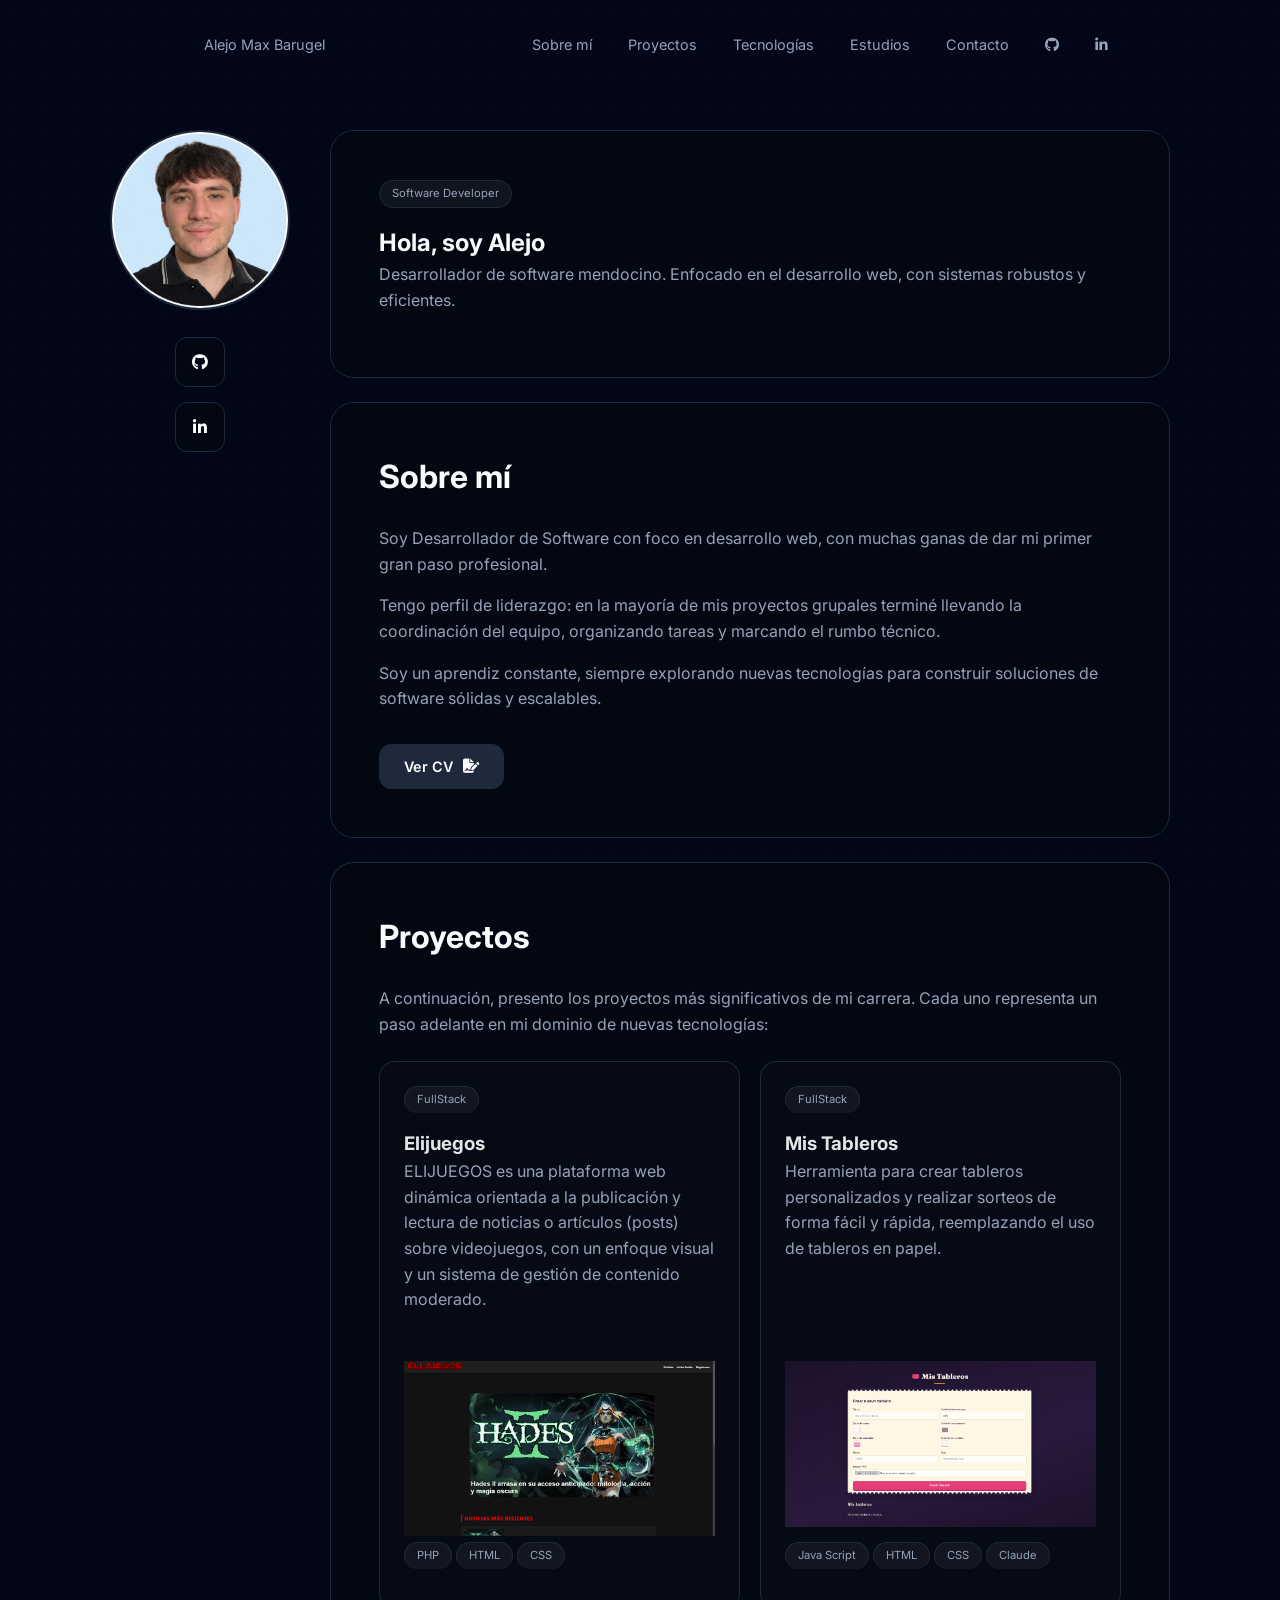
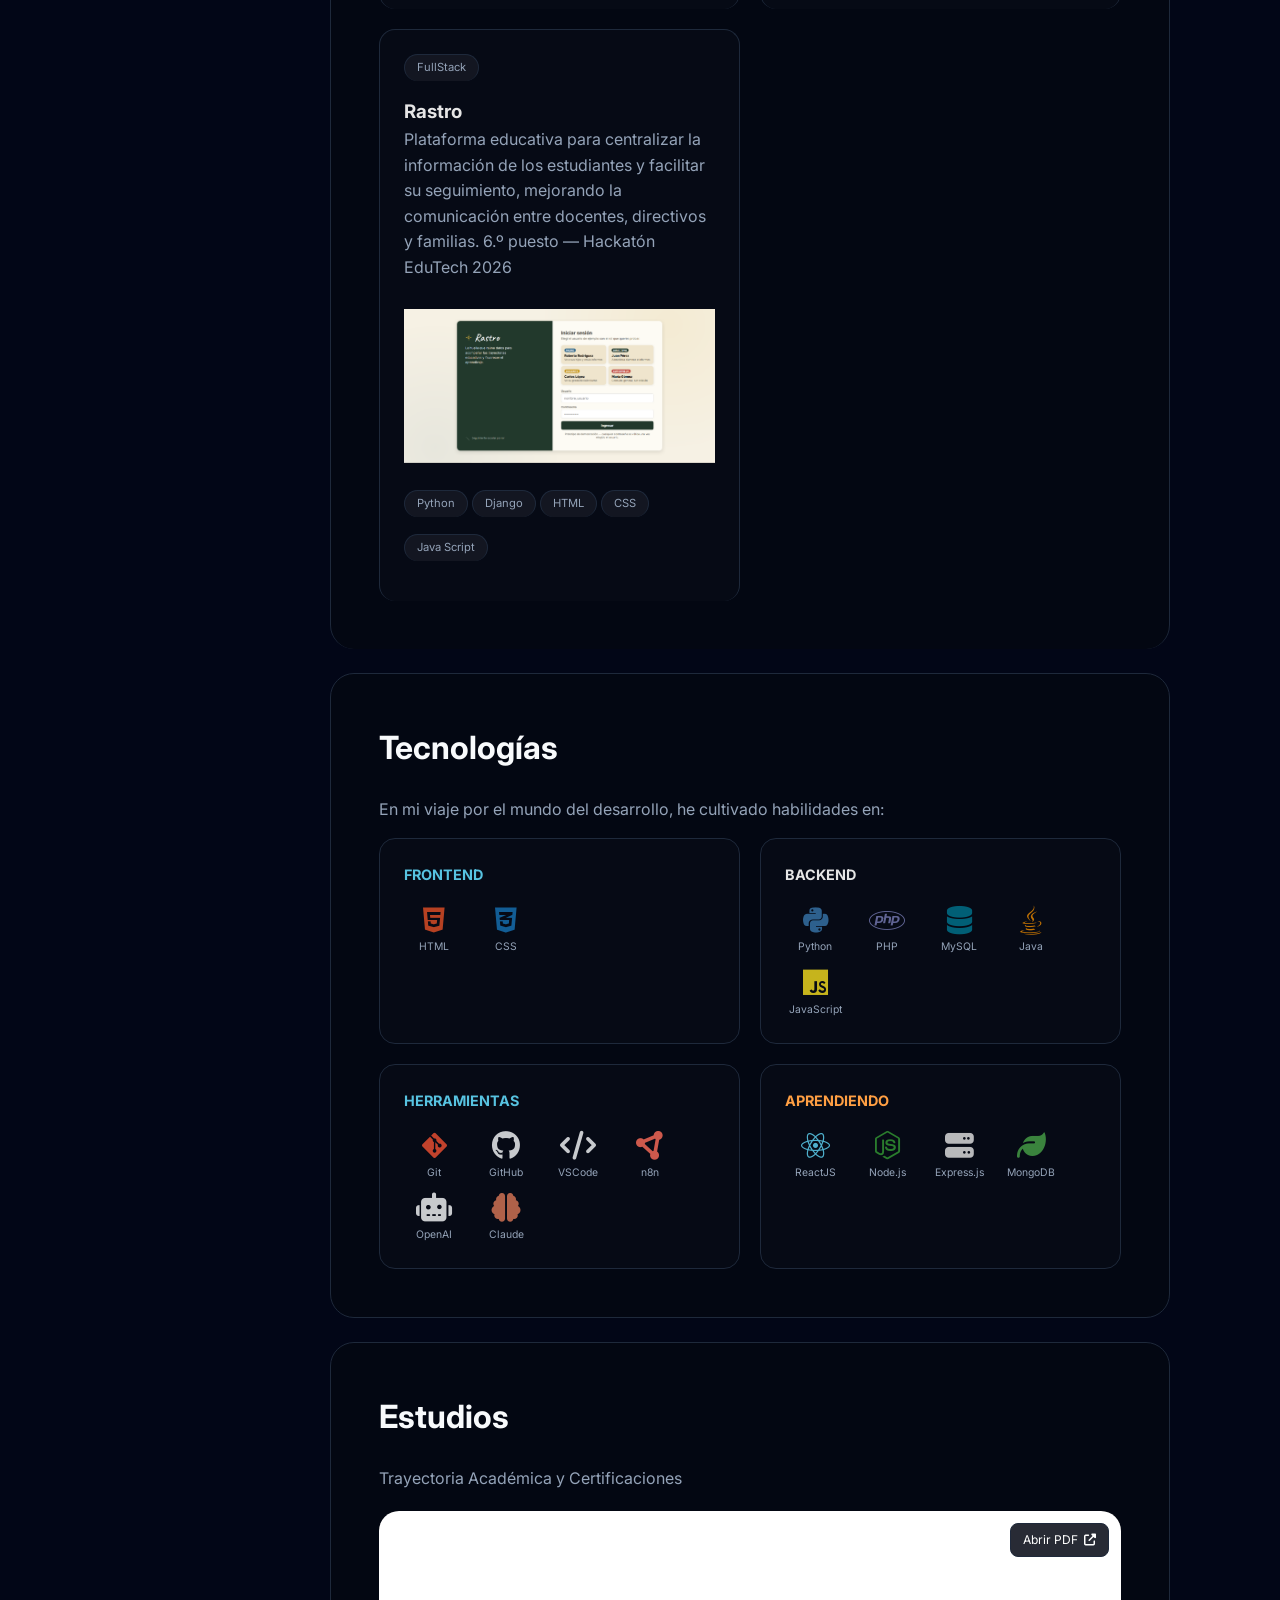
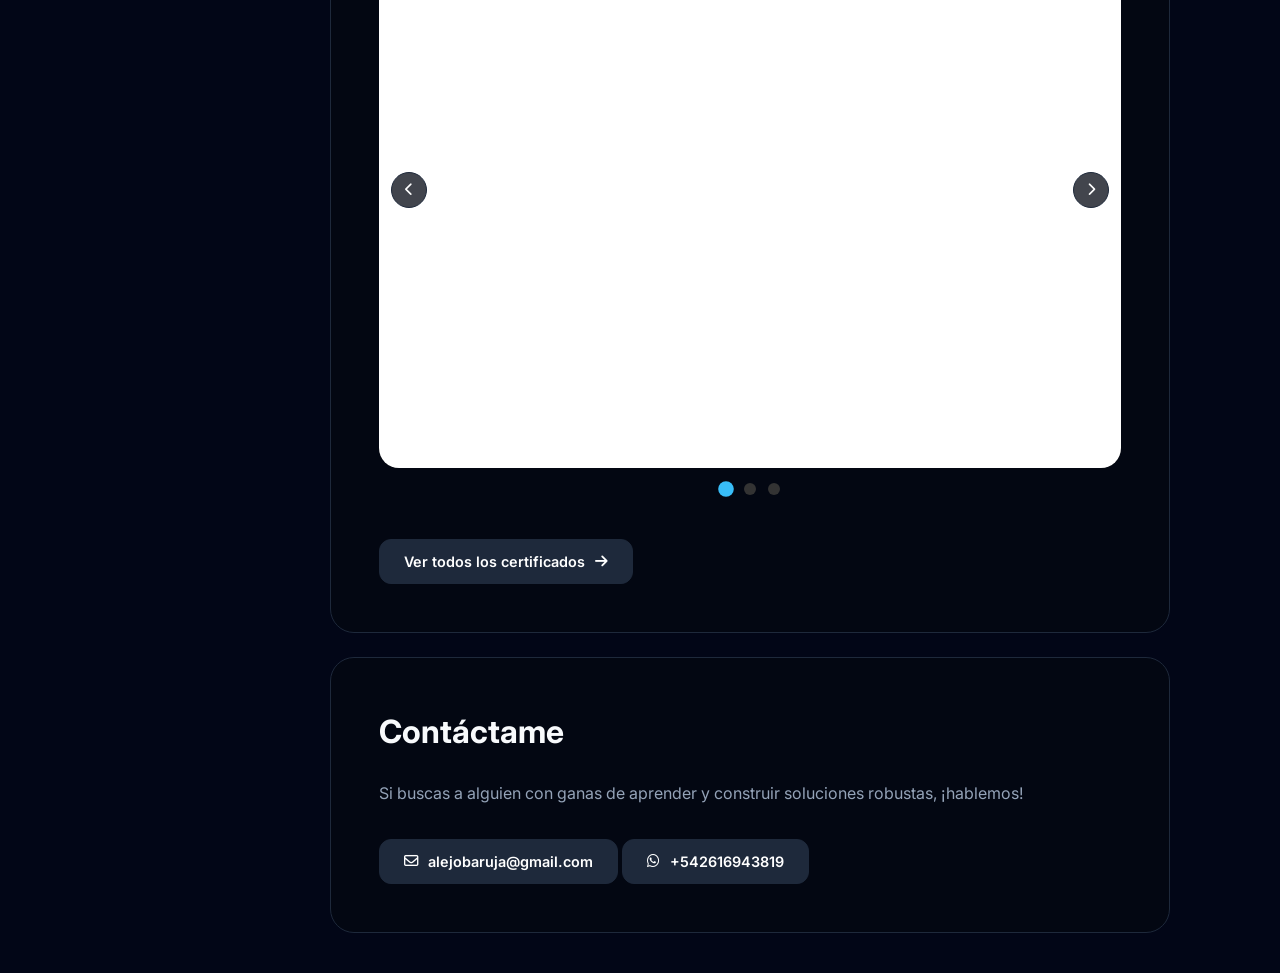
<file: index.html>
<!DOCTYPE html>
<html lang="es">
<head>
    <meta charset="UTF-8">
    <meta name="viewport" content="width=device-width, initial-scale=1.0">
    <title>Alejo Max Barugel | Developer</title>
    <link rel="stylesheet" href="https://cdnjs.cloudflare.com/ajax/libs/font-awesome/6.5.1/css/all.min.css">
    <link href="https://fonts.googleapis.com/css2?family=Inter:wght@300;400;600;800&display=swap" rel="stylesheet">
    <link rel="stylesheet" href="assets/css/style.css">
    <link rel="icon" type="image/png" href="assets/img/abLogo.png">
</head>
<body>
    <div class="grid-background"></div>
    
    <nav class="reveal" style="--d: 0ms;">
        <div class="nav-links">
            <a href="index.html">Alejo Max Barugel</a>
        </div>
        <div class="nav-links">
            <a href="#sobre">Sobre mí</a>
            <a href="#proyectos">Proyectos</a>
            <a href="#tecnologias">Tecnologías</a>
            <a href="#estudios">Estudios</a>   
            <a href="#contacto">Contacto</a>
            <a href="https://github.com/BarujitaWD" target="_blank"><i class="fa-brands fa-github"></i></a>
            <a href="https://www.linkedin.com/in/alejo-barugel-a94419276" target="_blank"><i class="fa-brands fa-linkedin-in"></i></a>
        </div>
    </nav>

    <main class="main-content">
        <aside class="profile-sidebar reveal" style="--d: 100ms;">
            <img src="assets/img/barugel.png" class="profile-img" alt="Alejo Barugel">
            <div class="social-column">
                <a href="https://github.com/BarujitaWD" target="_blank" class="icon-circle" title="GitHub">
                    <i class="fa-brands fa-github"></i>
                </a>
                <a href="https://www.linkedin.com/in/alejo-barugel-a94419276" target="_blank" class="icon-circle" title="LinkedIn">
                    <i class="fa-brands fa-linkedin-in"></i>
                </a>
            </div>
        </aside>

        <div class="cards-container">
            <section class="card reveal" style="--d: 200ms;">
                <span class="badge">Software Developer</span>
                <h1>Hola, <span class="highlight">soy Alejo</span></h1>
                <p>Desarrollador de software mendocino. Enfocado en el desarrollo web, con sistemas robustos y eficientes.</p>
            </section>

            <section id="sobre" class="card reveal" style="--d: 300ms;">
                <h2>Sobre mí</h2>
                <div class="sobre-mi-content">
                    <div class="sobre-mi-text">
                        <p>Soy Desarrollador de Software con foco en desarrollo web, con muchas ganas de dar mi primer gran paso profesional.</p>
                        <p>Tengo perfil de liderazgo: en la mayoría de mis proyectos grupales terminé llevando la coordinación del equipo, organizando tareas y marcando el rumbo técnico.</p>
                         <p>Soy un aprendiz constante, siempre explorando nuevas tecnologías para construir soluciones de software sólidas y escalables.</p>
                        <a href="assets/pdf/cv_barugel.pdf" class="btn-cv" download>Ver CV <i class="fa-solid fa-file-signature"></i></a>
                    </div>
                </div>
            </section>

            <section id="proyectos" class="card reveal" style="--d: 300ms;">
                <h2>Proyectos</h2>
                <p>A continuación, presento los proyectos más significativos de mi carrera. Cada uno representa un paso adelante en mi dominio de nuevas tecnologías:</p>
                
                <div id="proyectos-list"></div>
            </section>

        <section id="tecnologias" class="card reveal" style="--d: 400ms;">
            <h2>Tecnologías</h2>
            <p>En mi viaje por el mundo del desarrollo, he cultivado habilidades en:</p>
        
            <div class="tech-grid">
                <div class="tech-box">
                    <h4 style="color: #57C3E1;">Frontend</h4>
                    <div class="tech-icons">
                        <div class="tech-item"><i class="fa-brands fa-html5" style="color: #E34F26;"></i><span>HTML</span></div>
                        <div class="tech-item"><i class="fa-brands fa-css3-alt" style="color: #1572B6;"></i><span>CSS</span>
                        </div>
        
                    </div>
                </div>
        
                <div class="tech-box">
                    <h4 style="color: #E5E5E5;">Backend</h4>
                    <div class="tech-icons">
                        <div class="tech-item"><i class="fa-brands fa-python" style="color: #3776AB;"></i><span>Python</span>
                        </div>
                        <div class="tech-item"><i class="fa-brands fa-php" style="color: #777bb4;"></i><span>PHP</span></div>
                        <div class="tech-item"><i class="fa-solid fa-database" style="color: #00758f;"></i><span>MySQL</span>
                        </div>
                        <div class="tech-item"><i class="fa-brands fa-java" style="color: #ed8b00;"></i><span>Java</span></div>
                        <div class="tech-item"><i class="fa-brands fa-js" style="color: #F7DF1E;"></i><span>JavaScript</span>
                        </div>
                    </div>
                </div>
        
                <div class="tech-box">
                    <h4 style="color: #57C3E1;">Herramientas</h4>
                    <div class="tech-icons">
                        <div class="tech-item"><i class="fa-brands fa-git-alt" style="color: #F05032;"></i><span>Git</span>
                        </div>
                        <div class="tech-item"><i class="fa-brands fa-github"></i><span>GitHub</span></div>
                        <div class="tech-item"><i class="fa-solid fa-code"></i><span>VSCode</span></div>
                        <div class="tech-item"><i class="fa-solid fa-circle-nodes" style="color: #ff6d5a;"></i><span>n8n</span>
                        </div>
                        <div class="tech-item"><i class="fa-solid fa-robot"></i><span>OpenAI</span></div>
                        <div class="tech-item"><i class="fa-solid fa-brain" style="color: #DA7756;"></i><span>Claude</span>
                        </div>
                        
                    </div>
                </div>
        
                <div class="tech-box">
                    <h4 style="color: #FF9F43;">Aprendiendo</h4>
                    <div class="tech-icons">
                        <div class="tech-item"><i class="fa-brands fa-react" style="color: #61DAFB;"></i><span>ReactJS</span>
                        </div>
                        <div class="tech-item"><i class="fa-brands fa-node-js" style="color: #339933;"></i><span>Node.js</span>
                        </div>
                        <div class="tech-item"><i class="fa-solid fa-server" style="color: #E5E5E5;"></i><span>Express.js</span>
                        </div>
                        <div class="tech-item"><i class="fa-solid fa-leaf" style="color: #47A248;"></i><span>MongoDB</span>
                        </div>
                    </div>
                </div>
            </div>
        </section>

            <section id="estudios" class="card reveal" style="--d: 500ms;">
                <h2>Estudios</h2>
                <p>Trayectoria Académica y Certificaciones</p>
                <div class="slider-wrapper" id="estudios-slider"></div>
            </section>

            <section id="contacto" class="card reveal" style="--d: 600ms;">
                <h2>Contáctame</h2>
                <p>Si buscas a alguien con ganas de aprender y construir soluciones robustas, ¡hablemos!</p>
                <a href="https://mail.google.com/mail/?view=cm&fs=1&to=alejobaruja@gmail.com" target="_blank" class="btn-cv">
                    <i class="fa-regular fa-envelope"></i>
                    <span>alejobaruja@gmail.com</span>
                </a>
                <a href="https://wa.me/542616943819" target="_blank" class="btn-cv">
                    <i class="fa-brands fa-whatsapp"></i>
                    <span>+542616943819</span>
                </a>
            </section>
        </div>
    </main>

    <script src="assets/js/data.js"></script>
    <script src="assets/js/script.js"></script>
</body>

</html>
</file>
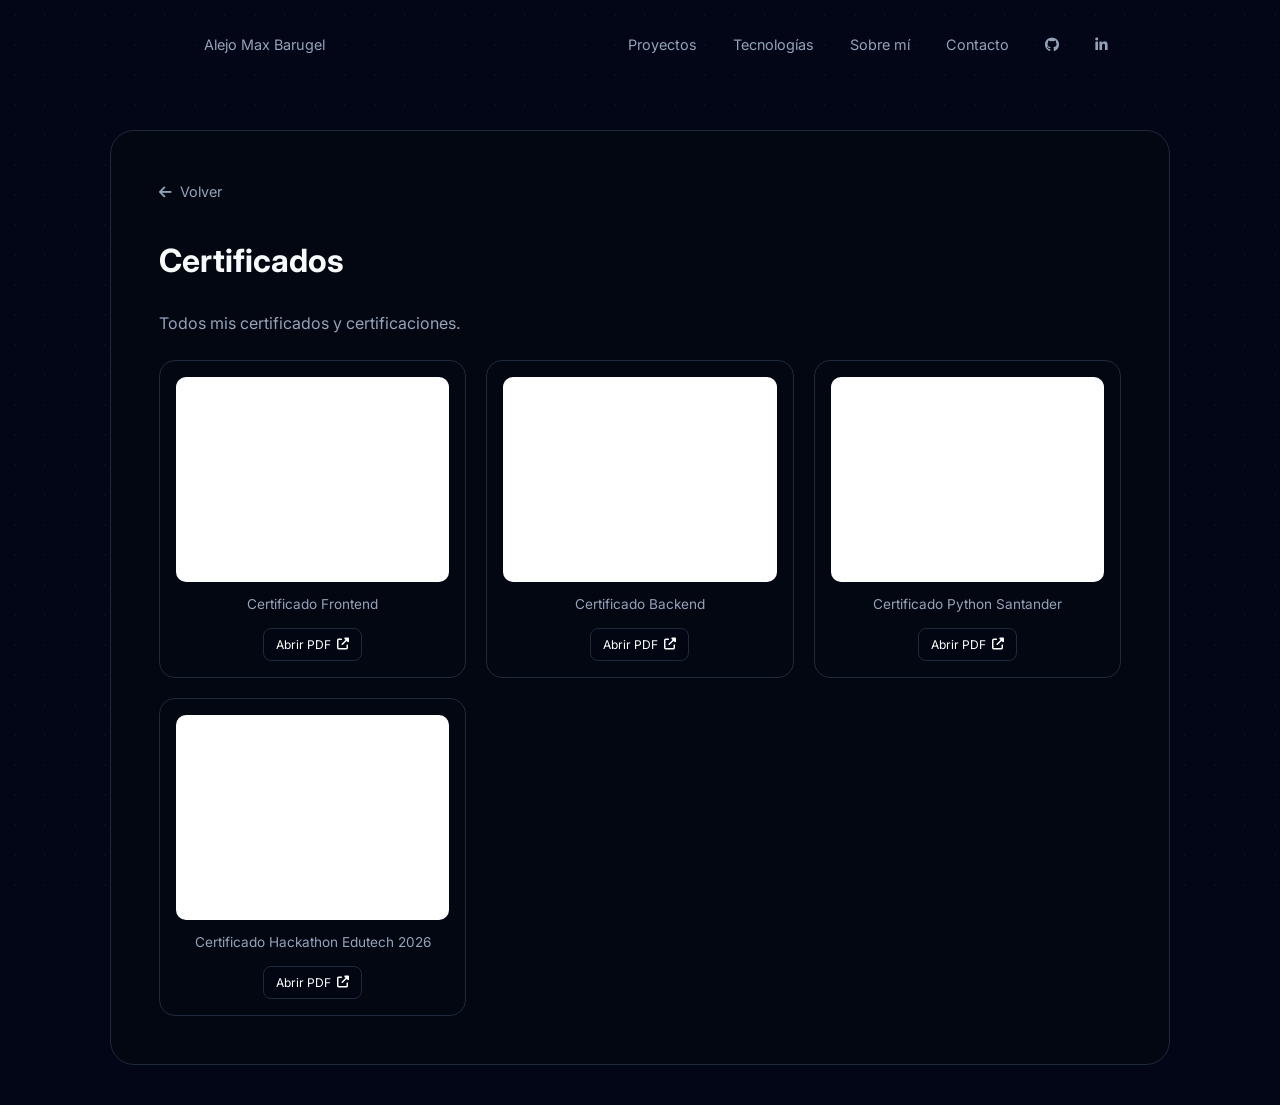
<file: certificados.html>
<!DOCTYPE html>
<html lang="es">
<head>
    <meta charset="UTF-8">
    <meta name="viewport" content="width=device-width, initial-scale=1.0">
    <title>Certificados | Alejo Max Barugel</title>
    <link rel="stylesheet" href="https://cdnjs.cloudflare.com/ajax/libs/font-awesome/6.5.1/css/all.min.css">
    <link href="https://fonts.googleapis.com/css2?family=Inter:wght@300;400;600;800&display=swap" rel="stylesheet">
    <link rel="stylesheet" href="assets/css/style.css">
    <link rel="icon" type="image/png" href="assets/img/abLogo.png">
</head>
<body>
    <div class="grid-background"></div>

    <nav class="reveal" style="--d: 0ms;">
        <div class="nav-links">
            <a href="index.html">Alejo Max Barugel</a>
        </div>
        <div class="nav-links">
            <a href="index.html#proyectos">Proyectos</a>
            <a href="index.html#tecnologias">Tecnologías</a>
            <a href="index.html#sobre">Sobre mí</a>
            <a href="index.html#contacto">Contacto</a>
            <a href="https://github.com/BarujitaWD" target="_blank"><i class="fa-brands fa-github"></i></a>
            <a href="https://www.linkedin.com/in/alejo-barugel-a94419276" target="_blank"><i class="fa-brands fa-linkedin-in"></i></a>
        </div>
    </nav>

    <main class="main-content">
        <div class="cards-container">
            <section class="card reveal" style="--d: 100ms;">
                <a href="index.html#estudios" class="back-link"><i class="fa-solid fa-arrow-left"></i> Volver</a>
                <h2>Certificados</h2>
                <p>Todos mis certificados y certificaciones.</p>
                <div id="certificados-list"></div>
            </section>
        </div>
    </main>

    <script src="assets/js/data.js"></script>
    <script src="assets/js/script.js"></script>
</body>
</html>
</file>
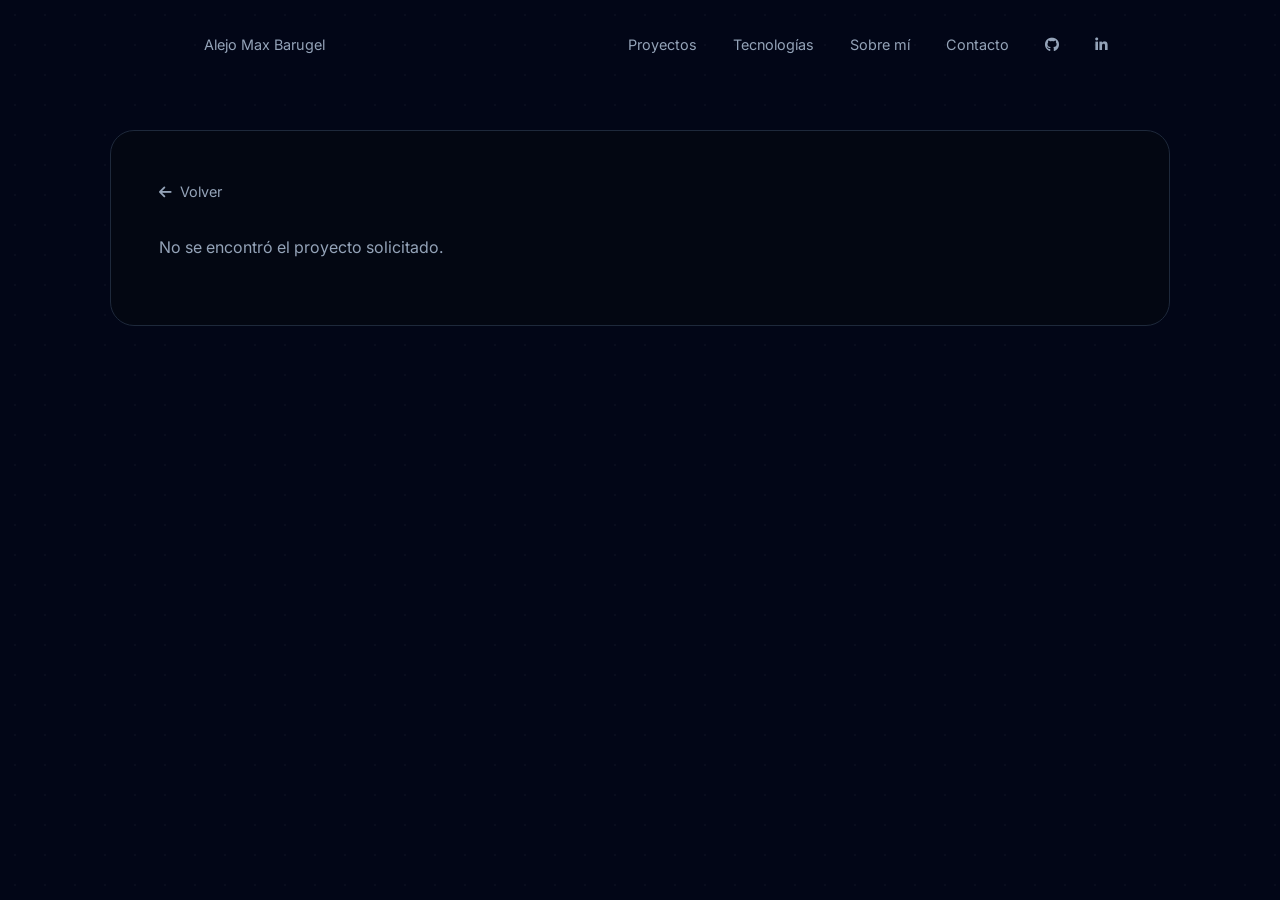
<file: proyecto.html>
<!DOCTYPE html>
<html lang="es">
<head>
    <meta charset="UTF-8">
    <meta name="viewport" content="width=device-width, initial-scale=1.0">
    <title>Proyecto | Alejo Max Barugel</title>
    <link rel="stylesheet" href="https://cdnjs.cloudflare.com/ajax/libs/font-awesome/6.5.1/css/all.min.css">
    <link href="https://fonts.googleapis.com/css2?family=Inter:wght@300;400;600;800&display=swap" rel="stylesheet">
    <link rel="stylesheet" href="assets/css/style.css">
    <link rel="icon" type="image/png" href="assets/img/abLogo.png">
</head>
<body>
    <div class="grid-background"></div>

    <nav class="reveal" style="--d: 0ms;">
        <div class="nav-links">
            <a href="index.html">Alejo Max Barugel</a>
        </div>
        <div class="nav-links">
            <a href="index.html#proyectos">Proyectos</a>
            <a href="index.html#tecnologias">Tecnologías</a>
            <a href="index.html#sobre">Sobre mí</a>
            <a href="index.html#contacto">Contacto</a>
            <a href="https://github.com/BarujitaWD" target="_blank"><i class="fa-brands fa-github"></i></a>
            <a href="https://www.linkedin.com/in/alejo-barugel-a94419276" target="_blank"><i class="fa-brands fa-linkedin-in"></i></a>
        </div>
    </nav>

    <main class="main-content">
        <div class="cards-container">
            <section class="card reveal" style="--d: 100ms;">
                <a href="index.html#proyectos" class="back-link"><i class="fa-solid fa-arrow-left"></i> Volver</a>
                <div id="proyecto-detalle">
                    <p>Cargando proyecto...</p>
                </div>
            </section>
        </div>
    </main>

    <script src="assets/js/data.js"></script>
    <script src="assets/js/script.js"></script>
</body>
</html>
</file>
<file: assets/css/style.css>
:root {
    --bg-color: #020617;
    --card-bg: #030712;
    --border-color: #1e293b;
    --text-primary: #f8fafc;
    --text-secondary: #94a3b8;
    --transition-fast: 0.3s cubic-bezier(0.4, 0, 0.2, 1);
    --transition-slow: 1s cubic-bezier(0.16, 1, 0.3, 1);
}

* {
    margin: 0;
    padding: 0;
    box-sizing: border-box;
}

body {
    background-color: var(--bg-color);
    color: var(--text-primary);
    font-family: 'Inter', sans-serif;
    line-height: 1.6;
}

h2 {
    margin-bottom: 1.5rem;
    font-size: 2rem;
}

p {
    color: var(--text-secondary);
    margin-bottom: 1rem;
}

u {
    text-decoration: none !important;
}

.grid-background {
    position: fixed;
    top: 0;
    left: 0;
    width: 100%;
    height: 100%;
    background-image: radial-gradient(rgba(255,255,255,0.03) 1px, transparent 1px);
    background-size: 30px 30px;
    z-index: -1;
}

nav {
    max-width: 1000px;
    margin: 0 auto;
    padding: 2rem;
    display: flex;
    justify-content: space-between;
}

.nav-links a {
    color: var(--text-secondary);
    text-decoration: none;
    margin-left: 2rem;
    font-size: 0.9rem;
    transition: 0.3s;
}

.nav-links a:hover {
    color: white;
    text-shadow: 0 0 10px rgba(255,255,255,0.5);
}

.main-content {
    max-width: 1100px;
    margin: 40px auto;
    padding: 0 20px;
    display: flex;
    gap: 40px;
}

.profile-img {
    width: 180px;
    height: 180px;
    border-radius: 50%;
    object-fit: cover;
    border: 2px solid var(--border-color);
    margin-bottom: 20px;
}

.social-column {
    display: flex;
    flex-direction: column;
    gap: 15px;
    align-items: center;
}

.icon-circle {
    width: 50px;
    height: 50px;
    background: var(--card-bg);
    border: 1px solid var(--border-color);
    border-radius: 12px;
    display: flex;
    align-items: center;
    justify-content: center;
    color: white;
    text-decoration: none;
    transition: var(--transition-fast);
}

.icon-circle:hover {
    background: white;
    color: black;
    transform: translateY(-3px);
}

.cards-container {
    flex: 1;
    display: flex;
    flex-direction: column;
    gap: 24px;
}

.card {
    background: var(--card-bg);
    border: 1px solid var(--border-color);
    border-radius: 24px;
    padding: 3rem;
    transition: border-color 0.3s;
}

.card:hover {
    border-color: #334155;
}

.badge {
    background: rgba(255,255,255,0.05);
    padding: 4px 12px;
    border-radius: 100px;
    font-size: 0.7rem;
    border: 1px solid var(--border-color);
    color: #94a3b8;
    margin-bottom: 1rem;
    display: inline-block;
}

.btn-cv, .copy-btn {
    display: inline-flex;
    align-items: center;
    gap: 10px;
    background: #1e293b;
    color: white;
    padding: 10px 24px;
    border-radius: 12px;
    text-decoration: none;
    margin-top: 1rem;
    font-weight: 600;
    transition: var(--transition-fast);
    border: 1px solid var(--border-color);
    cursor: pointer;
    font-family: inherit;
    font-size: 0.9rem;
}

.btn-cv:hover, .copy-btn:hover {
    background: white;
    color: black;
    transform: translateY(-2px);
}

.proyectos-grid {
    display: grid;
    grid-template-columns: repeat(2, 1fr);
    gap: 20px;
    margin-top: 1.5rem;
    align-items: stretch;
}

.proyectos-grid .projects-link {
    display: flex;
}

.proyectos-grid .tech-box {
    display: flex;
    flex-direction: column;
    width: 100%;
}

.proyectos-grid .tech-box p {
    flex-grow: 1;
}

.proyectos-grid .tech-box > .badge {
    align-self: flex-start;
}

.tech-grid {
    display: grid;
    grid-template-columns: repeat(2, 1fr);
    gap: 20px;
}

.tech-box {
    background: rgba(255,255,255,0.01);
    border: 1px solid var(--border-color);
    border-radius: 16px;
    padding: 1.5rem;
    transition: 0.3s;
}

.tech-box:hover {
    background: rgba(255,255,255,0.03);
    transform: scale(1.02);
    border-color: #475569;
}

.tech-box h4 {
    margin-bottom: 1.2rem;
    font-size: 0.9rem;
    text-transform: uppercase;
}

.tech-icons {
    display: flex;
    flex-wrap: wrap;
    gap: 12px;
}

.tech-item {
    display: flex;
    flex-direction: column;
    align-items: center;
    width: 60px;
    transition: 0.3s;
}

.tech-item i {
    font-size: 1.8rem;
    margin-bottom: 5px;
    opacity: 0.8;
}

.tech-item span {
    font-size: 0.65rem;
    color: var(--text-secondary);
    text-align: center;
}

.tech-item:hover {
    transform: translateY(-5px);
}

.tech-item:hover i {
    opacity: 1;
    filter: drop-shadow(0 0 8px currentColor);
}

.project-card {
    display: flex;
    gap: 5rem;
    padding: 5px;
    text-decoration: none !important;
}

.project-img {
    flex: 1;
    background: #0f172a;
    height: 150px;
    border-radius: 16px;
}

.img-pro {
    width: 100%;
}

.projects-link {
    text-decoration: none;
    color: var(--text-secondary);
}

#proyectos, 
#proyectos *, 
.project-card * {
    text-decoration: none !important;
    border-bottom: none !important;
    box-shadow: none !important;
}

#proyectos a, 
.project-card a {
    color: inherit !important;
    text-decoration: none !important;
}

.slider-wrapper {
    width: 100%;
    max-width: 800px;
    margin: 20px auto;
    position: relative;
}

input[type="radio"] {
    display: none;
}

.slider-main {
    width: 100%;
    border-radius: 20px;
    overflow: hidden;
    aspect-ratio: 4 / 3;
    background: #0c0c0c;
    position: relative;
}

.slides-container {
    display: flex;
    width: 300%;
    height: 100%;
    transition: transform 0.8s cubic-bezier(0.65, 0, 0.35, 1);
}

.img-slide, .img-title {
    width: 33.333%;
    height: 100%;
    position: relative;
}

.pdf-preview {
    width: 100%;
    height: 100%;
    border: none;
    background: #ffffff;
}

.pdf-open-link {
    position: absolute;
    top: 12px;
    right: 12px;
    z-index: 2;
    display: inline-flex;
    align-items: center;
    gap: 6px;
    background: rgba(3, 7, 18, 0.85);
    color: white;
    padding: 6px 12px;
    border-radius: 8px;
    font-size: 0.75rem;
    text-decoration: none;
    border: 1px solid var(--border-color);
    transition: var(--transition-fast);
}

.pdf-open-link:hover {
    background: white;
    color: black;
}

.img-slide img, .img-title img {
    width: 100%;
    height: 100%;
    object-fit: cover;
}

.img-slide img, .img-title img:hover{
    width: 100%;
    height: 100%;
    object-fit: cover;
}
.slider-arrow {
    position: absolute;
    top: 50%;
    transform: translateY(-50%);
    z-index: 3;
    width: 36px;
    height: 36px;
    border-radius: 50%;
    border: 1px solid var(--border-color);
    background: rgba(3, 7, 18, 0.75);
    color: white;
    display: flex;
    align-items: center;
    justify-content: center;
    cursor: pointer;
    transition: var(--transition-fast);
}

.slider-arrow:hover {
    background: white;
    color: black;
}

.slider-arrow-prev {
    left: 12px;
}

.slider-arrow-next {
    right: 12px;
}

.slider-dots {
    display: flex;
    justify-content: center;
    gap: 12px;
    margin-top: 15px;
}

.slider-dots label {
    width: 12px;
    height: 12px;
    border-radius: 50%;
    background: #333;
    cursor: pointer;
    transition: 0.3s;
}

.slider-dots label.active {
    background: #38bdf8;
    transform: scale(1.3);
}

.certificados-grid {
    display: grid;
    grid-template-columns: repeat(3, 1fr);
    gap: 20px;
    margin-top: 1.5rem;
}

.certificado-item {
    display: flex;
    flex-direction: column;
    gap: 12px;
    text-decoration: none;
    background: var(--card-bg);
    border: 1px solid var(--border-color);
    border-radius: 16px;
    padding: 1rem;
    transition: var(--transition-fast);
    position: relative;
}

.certificado-item:hover {
    border-color: #475569;
    transform: translateY(-3px);
}

.certificado-item .pdf-preview {
    aspect-ratio: 4 / 3;
    height: auto;
    border-radius: 10px;
}

.certificado-item span {
    color: var(--text-secondary);
    font-size: 0.85rem;
    text-align: center;
}

.certificado-item .pdf-open-link {
    position: static;
    align-self: center;
}

.ver-todos-btn {
    margin-top: 1.5rem;
}

.back-link {
    display: inline-flex;
    align-items: center;
    gap: 8px;
    color: var(--text-secondary);
    text-decoration: none;
    font-size: 0.9rem;
    margin-bottom: 2rem;
    transition: 0.3s;
}

.back-link:hover {
    color: white;
}

.detalle-botones {
    display: flex;
    flex-wrap: wrap;
    gap: 1rem;
    margin-bottom: 2rem;
}

.detalle-seccion {
    margin-top: 2rem;
    padding-top: 2rem;
    border-top: 1px solid var(--border-color);
}

.detalle-seccion h4 {
    font-size: 0.75rem;
    text-transform: uppercase;
    letter-spacing: 0.05em;
    color: var(--text-secondary);
    margin-bottom: 0.75rem;
}

.detalle-seccion p {
    color: var(--text-primary);
    margin-bottom: 0;
}

#proyecto-detalle .slider-wrapper {
    margin: 2rem auto;
}

.reveal {
    opacity: 0;
    transform: translateY(20px);
    transition: var(--transition-slow);
    transition-delay: var(--d);
}

.reveal.visible {
    opacity: 1;
    transform: translateY(0);
}

@media (max-width: 768px) {
    nav {
        flex-direction: column;
        align-items: center;
        gap: 1.5rem;
        padding: 1.5rem 1rem;
    }

    .nav-links {
        display: flex;
        flex-wrap: wrap;
        justify-content: center;
        gap: 10px;
    }

    .nav-links a {
        margin-left: 0;
        padding: 6px 10px;
        font-size: 0.85rem;
    }

    .main-content {
        flex-direction: column;
        margin-top: 10px;
        padding: 0 15px;
        gap: 20px;
    }

    .profile-img {
        width: 150px;
        height: 150px;
        margin: 0 auto 15px auto;
        display: block;
    }

    .social-column {
        flex-direction: row;
        justify-content: center;
        gap: 20px;
    }

    .card {
        padding: 1.5rem;
        border-radius: 20px;
    }

    h2 {
        font-size: 1.6rem;
    }

    .tech-grid {
        grid-template-columns: 1fr;
    }

    .proyectos-grid {
        grid-template-columns: 1fr;
    }

    .certificados-grid {
        grid-template-columns: 1fr;
    }

    .project-card {
        flex-direction: column;
        gap: 1.5rem;
    }

    .project-img, .img-pro {
        height: 220px;
    }

    .slider-main {
        aspect-ratio: 4 / 3;
    }
}
</file>
